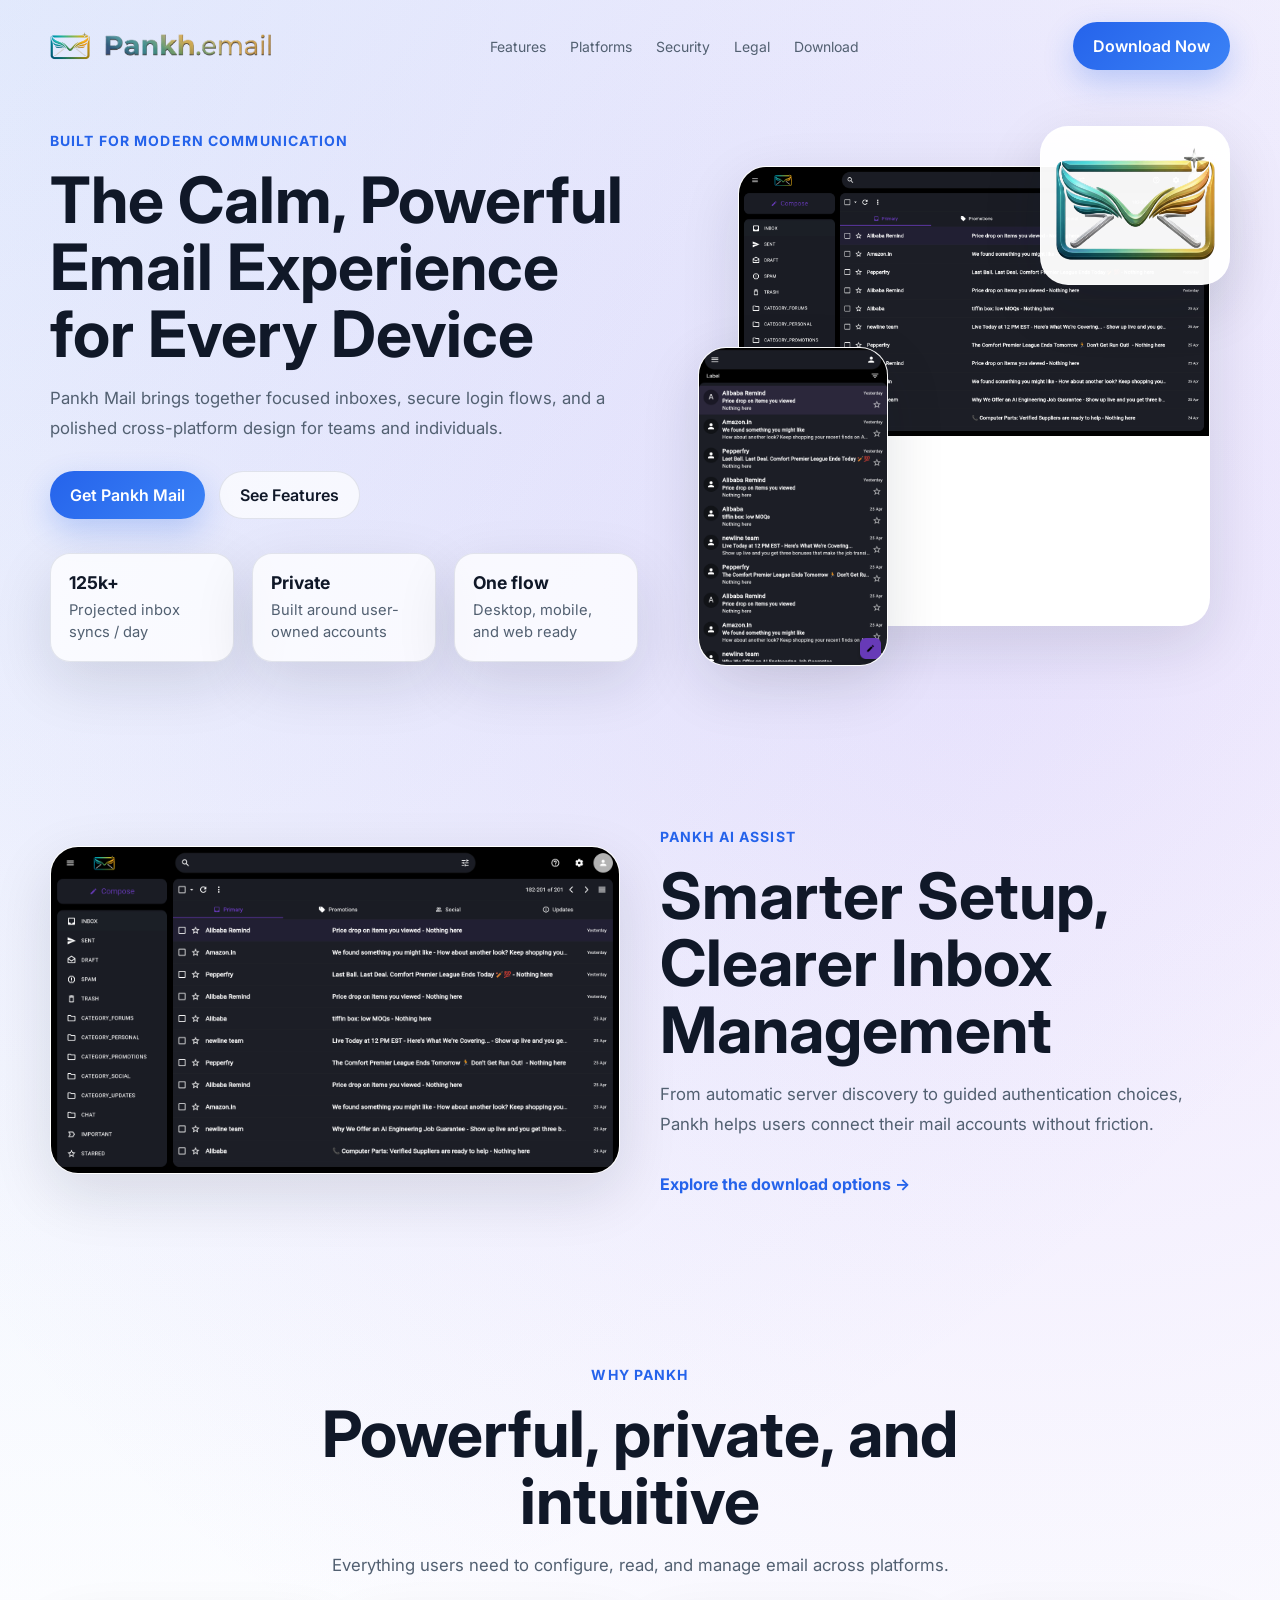
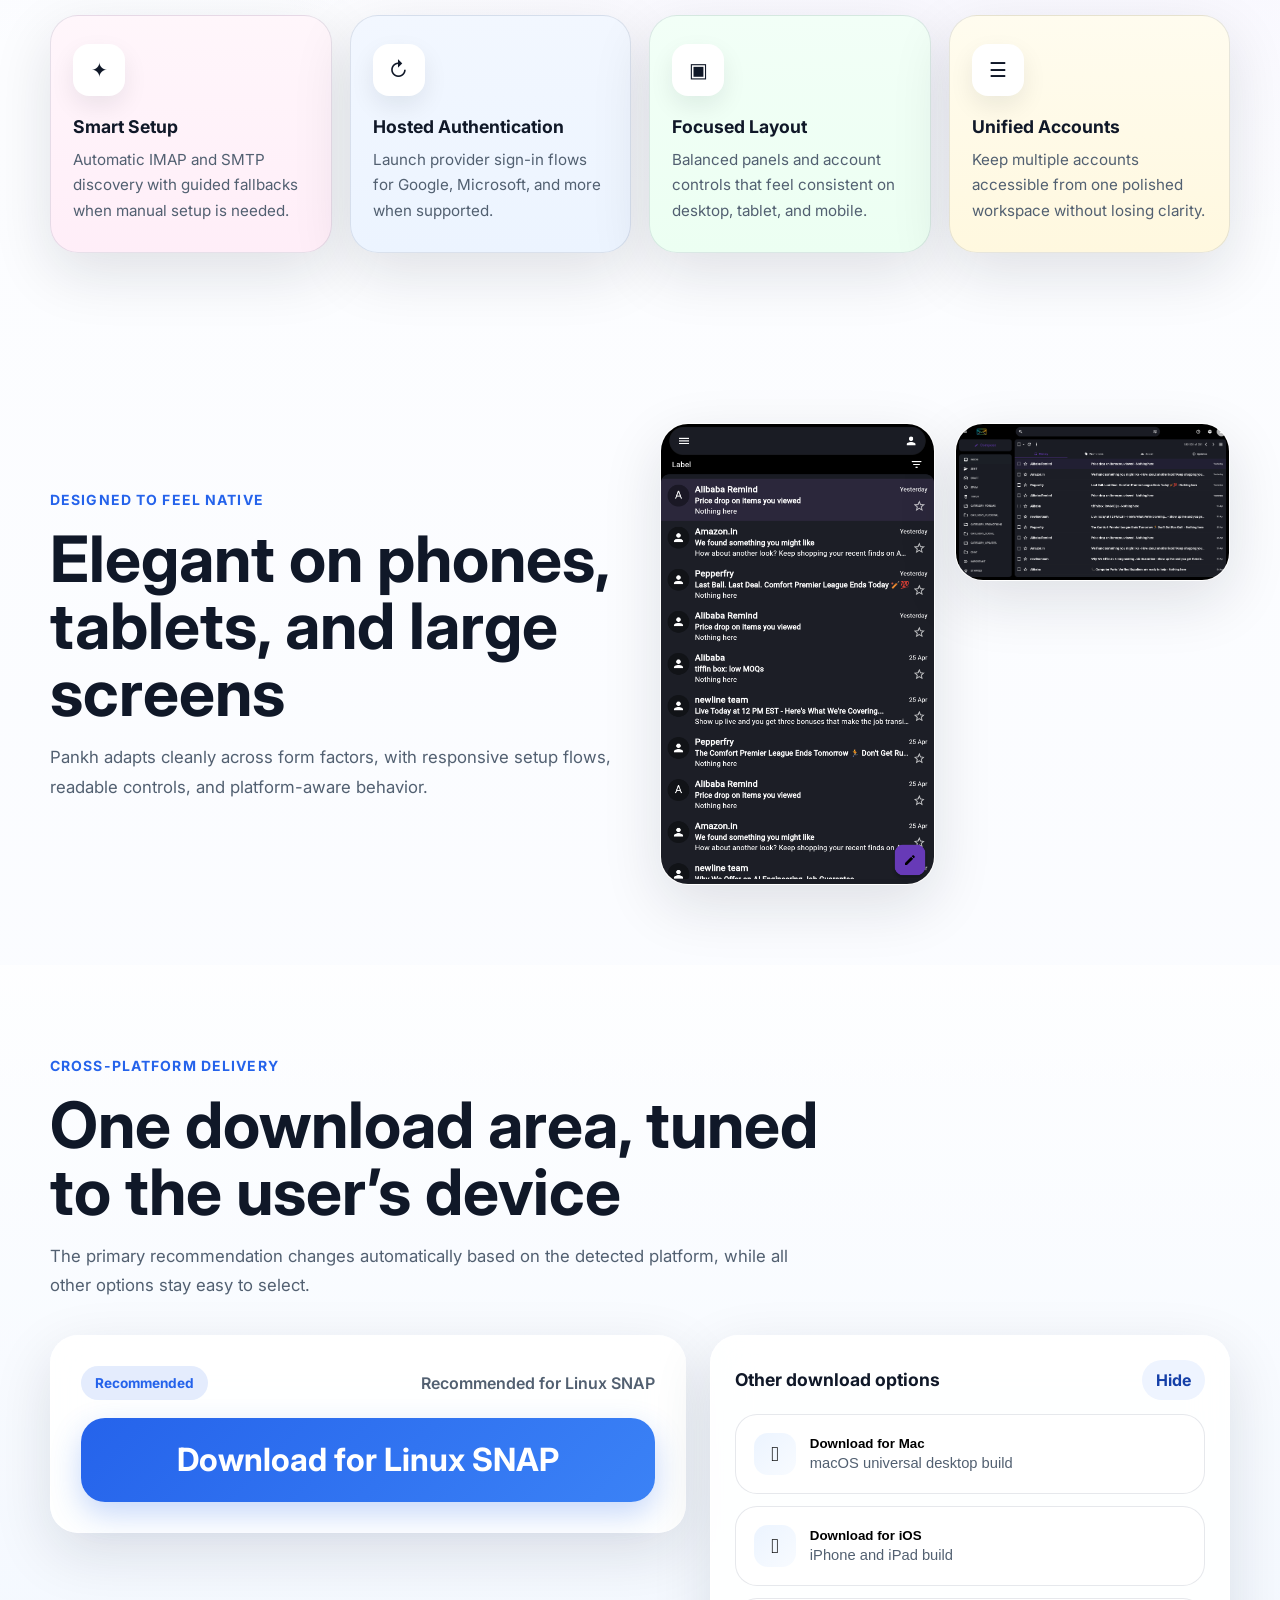
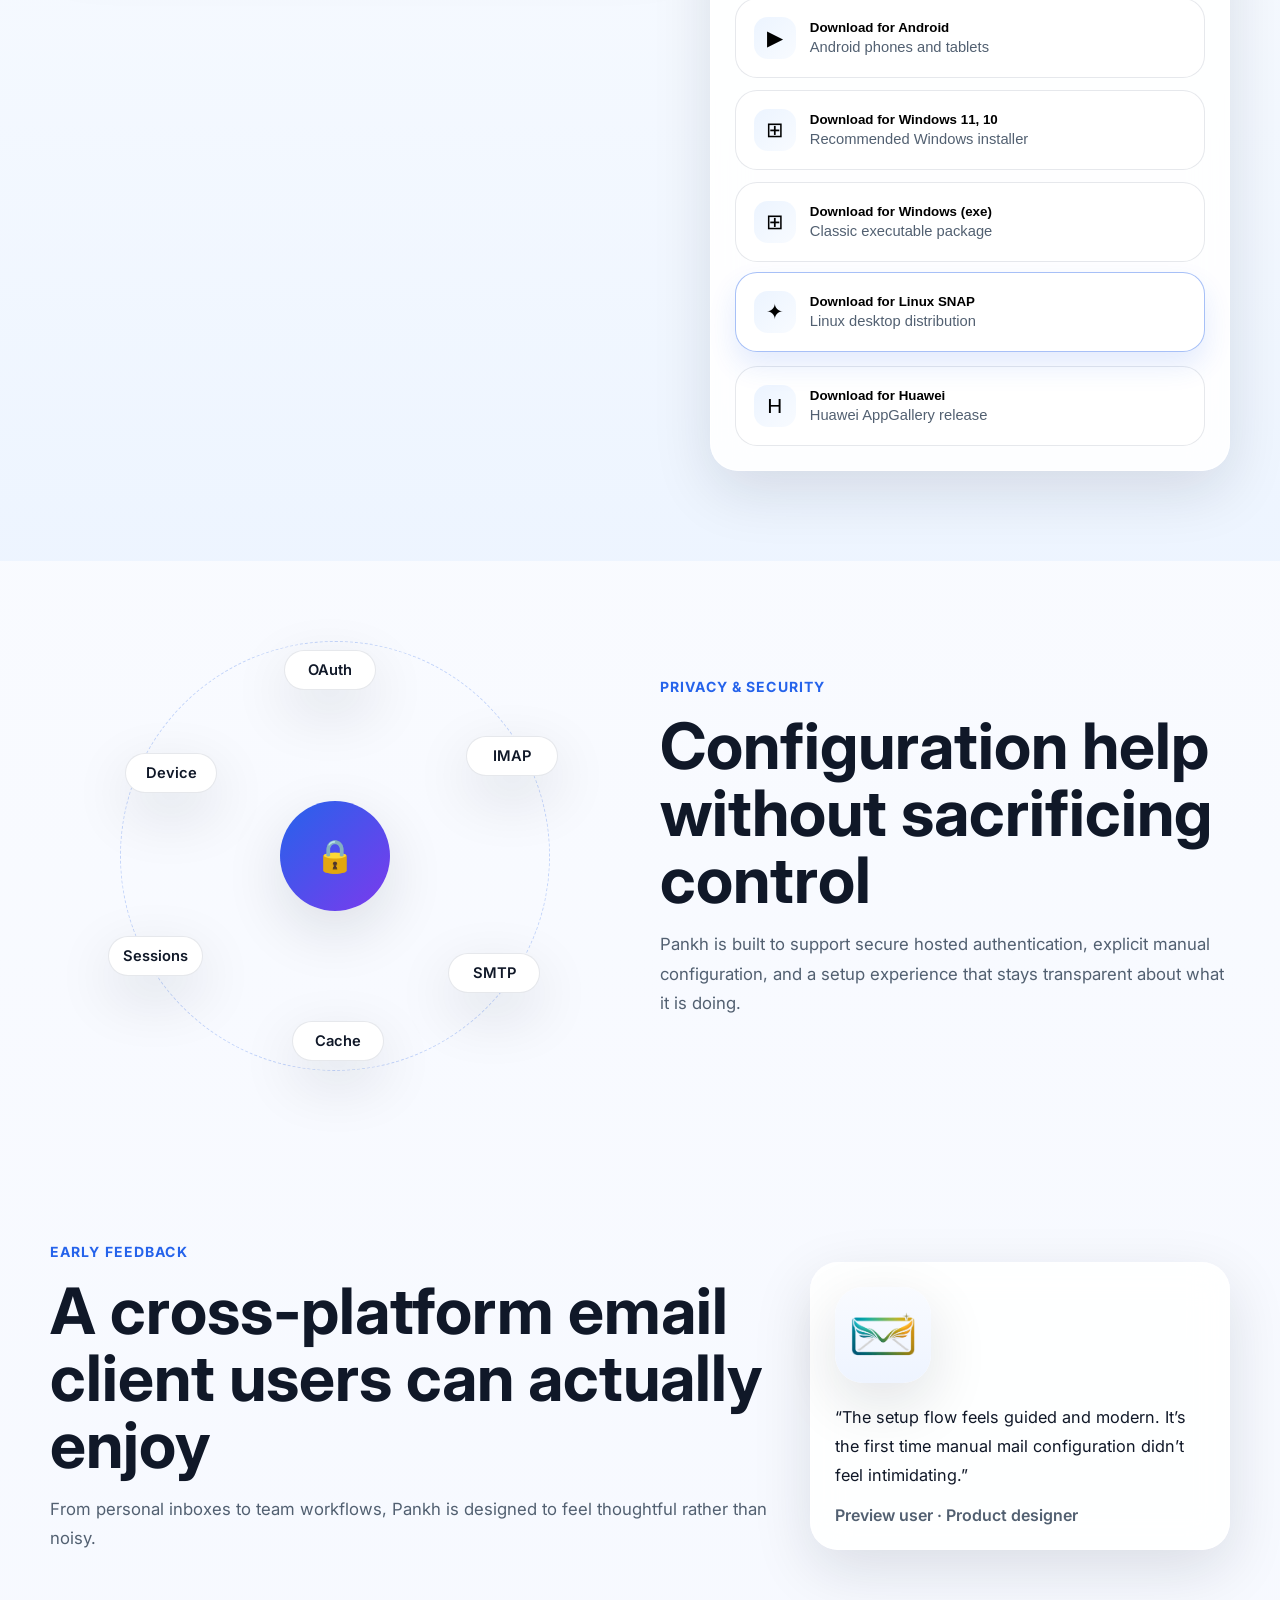
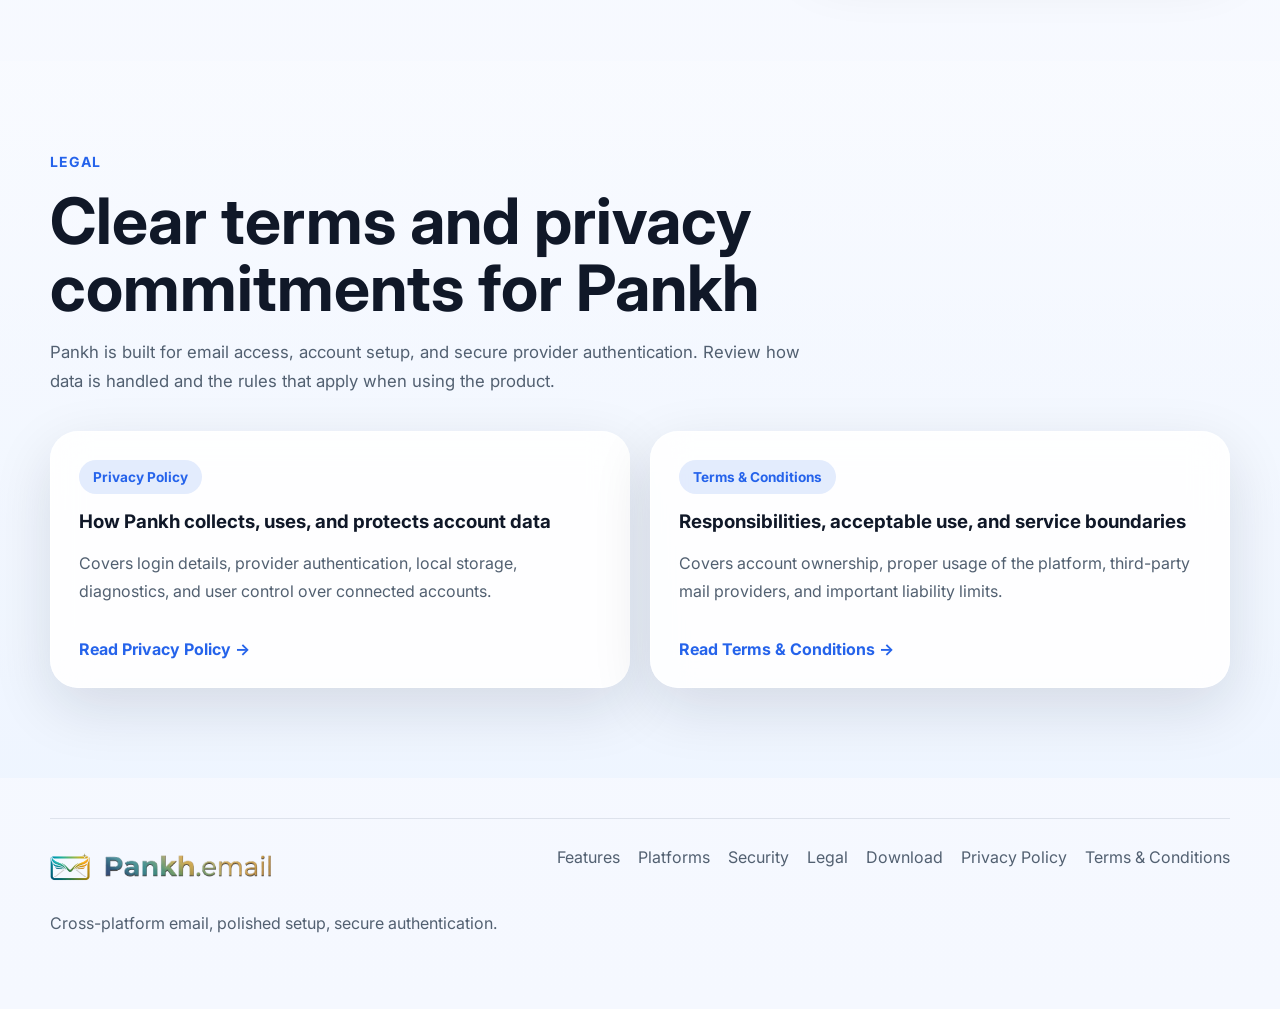
<file: index.html>
<!DOCTYPE html>
<html lang="en">
  <head>
    <meta charset="UTF-8" />
    <meta name="viewport" content="width=device-width, initial-scale=1.0" />
    <title>Pankh Mail — Cross Platform Email</title>
    <meta
      name="description"
      content="Pankh Mail is a privacy-first cross-platform email experience built for desktop and mobile."
    />
    <link rel="preconnect" href="https://fonts.googleapis.com" />
    <link rel="preconnect" href="https://fonts.gstatic.com" crossorigin />
    <link
      href="https://fonts.googleapis.com/css2?family=Inter:wght@400;500;600;700;800&display=swap"
      rel="stylesheet"
    />
    <link rel="stylesheet" href="./styles.css" />
  </head>
  <body>
    <div class="page-shell">
      <header class="topbar container">
        <a class="brand" href="#home">
          <img src="./pankh-2d.png" alt="Pankh logo" />
          <img class="brand-textmark" src="./pankh-text.png" alt="Pankh Mail" />
        </a>
        <nav class="nav">
          <a href="#features">Features</a>
          <a href="#platforms">Platforms</a>
          <a href="#security">Security</a>
          <a href="#legal">Legal</a>
          <a href="#download">Download</a>
        </nav>
        <a class="nav-cta" href="#download">Download Now</a>
      </header>

      <main id="home">
        <section class="hero container">
          <div class="hero-copy">
            <span class="eyebrow">Built for modern communication</span>
            <h1>The Calm, Powerful Email Experience for Every Device</h1>
            <p>
              Pankh Mail brings together focused inboxes, secure login flows,
              and a polished cross-platform design for teams and individuals.
            </p>
            <div class="hero-actions">
              <a class="button primary" href="#download">Get Pankh Mail</a>
              <a class="button secondary" href="#features">See Features</a>
            </div>
            <div class="hero-stats">
              <div>
                <strong>125k+</strong>
                <span>Projected inbox syncs / day</span>
              </div>
              <div>
                <strong>Private</strong>
                <span>Built around user-owned accounts</span>
              </div>
              <div>
                <strong>One flow</strong>
                <span>Desktop, mobile, and web ready</span>
              </div>
            </div>
          </div>

          <div class="hero-visual">
            <div class="floating-card large">
              <img src="./pankh-desktop-ui.png" alt="Pankh desktop preview" />
            </div>
            <div class="floating-card small top">
              <img src="./pankh-3d.png" alt="Pankh product icon" />
            </div>
            <div class="floating-card small bottom">
              <img src="./pankh-mobile-ui.png" alt="Pankh mobile preview" />
            </div>
          </div>
        </section>

        <section class="spotlight container">
          <div class="spotlight-media">
            <img src="./pankh-desktop-ui.png" alt="Pankh desktop workspace" />
          </div>
          <div class="spotlight-copy">
            <span class="eyebrow">Pankh AI Assist</span>
            <h2>Smarter Setup, Clearer Inbox Management</h2>
            <p>
              From automatic server discovery to guided authentication choices,
              Pankh helps users connect their mail accounts without friction.
            </p>
            <a href="#download" class="text-link">Explore the download options →</a>
          </div>
        </section>

        <section id="features" class="features-section">
          <div class="container">
            <div class="section-heading centered">
              <span class="eyebrow">Why Pankh</span>
              <h2>Powerful, private, and intuitive</h2>
              <p>
                Everything users need to configure, read, and manage email
                across platforms.
              </p>
            </div>

            <div class="feature-grid">
              <article class="feature-card pink">
                <div class="feature-icon">✦</div>
                <h3>Smart Setup</h3>
                <p>
                  Automatic IMAP and SMTP discovery with guided fallbacks when
                  manual setup is needed.
                </p>
              </article>
              <article class="feature-card blue">
                <div class="feature-icon">↻</div>
                <h3>Hosted Authentication</h3>
                <p>
                  Launch provider sign-in flows for Google, Microsoft, and more
                  when supported.
                </p>
              </article>
              <article class="feature-card green">
                <div class="feature-icon">▣</div>
                <h3>Focused Layout</h3>
                <p>
                  Balanced panels and account controls that feel consistent on
                  desktop, tablet, and mobile.
                </p>
              </article>
              <article class="feature-card yellow">
                <div class="feature-icon">☰</div>
                <h3>Unified Accounts</h3>
                <p>
                  Keep multiple accounts accessible from one polished workspace
                  without losing clarity.
                </p>
              </article>
            </div>
          </div>
        </section>

        <section class="device-showcase container">
          <div class="device-copy">
            <span class="eyebrow">Designed to feel native</span>
            <h2>Elegant on phones, tablets, and large screens</h2>
            <p>
              Pankh adapts cleanly across form factors, with responsive setup
              flows, readable controls, and platform-aware behavior.
            </p>
          </div>
          <div class="device-visual">
            <img src="./pankh-mobile-ui.png" alt="Pankh mobile interface" />
            <img src="./pankh-desktop-ui.png" alt="Pankh desktop interface" />
          </div>
        </section>

        <section id="platforms" class="platform-section">
          <div class="container">
            <div class="section-heading">
              <span class="eyebrow">Cross-platform delivery</span>
              <h2>One download area, tuned to the user’s device</h2>
              <p>
                The primary recommendation changes automatically based on the
                detected platform, while all other options stay easy to select.
              </p>
            </div>

            <div id="download" class="download-panel">
              <div class="download-primary">
                <div class="download-primary__meta">
                  <span class="pill">Recommended</span>
                  <span id="platformHint" class="platform-hint">Detecting platform…</span>
                </div>
                <button id="primaryDownloadButton" class="download-button" type="button">
                  Download for your device
                </button>
              </div>

              <div class="download-list-card">
                <div class="download-list-header">
                  <h3>Other download options</h3>
                  <button id="toggleOptionsButton" class="toggle-button" type="button" aria-expanded="true">
                    <span>Hide</span>
                  </button>
                </div>
                <ul id="downloadOptions" class="download-options"></ul>
              </div>
            </div>
          </div>
        </section>

        <section id="security" class="security-section container">
          <div class="security-graphic">
            <div class="security-orbit">
              <div class="orbit-core">🔒</div>
              <span class="orbit-node orbit-node--1">OAuth</span>
              <span class="orbit-node orbit-node--2">IMAP</span>
              <span class="orbit-node orbit-node--3">SMTP</span>
              <span class="orbit-node orbit-node--4">Cache</span>
              <span class="orbit-node orbit-node--5">Sessions</span>
              <span class="orbit-node orbit-node--6">Device</span>
            </div>
          </div>
          <div class="security-copy">
            <span class="eyebrow">Privacy & security</span>
            <h2>Configuration help without sacrificing control</h2>
            <p>
              Pankh is built to support secure hosted authentication, explicit
              manual configuration, and a setup experience that stays transparent
              about what it is doing.
            </p>
          </div>
        </section>

        <section class="testimonial-section">
          <div class="container testimonial-grid">
            <div class="testimonial-copy">
              <span class="eyebrow">Early feedback</span>
              <h2>A cross-platform email client users can actually enjoy</h2>
              <p>
                From personal inboxes to team workflows, Pankh is designed to
                feel thoughtful rather than noisy.
              </p>
            </div>
            <div class="testimonial-card">
              <img src="./pankh-2d.png" alt="Pankh icon" class="testimonial-logo" />
              <blockquote>
                “The setup flow feels guided and modern. It’s the first time
                manual mail configuration didn’t feel intimidating.”
              </blockquote>
              <cite>Preview user · Product designer</cite>
            </div>
          </div>
        </section>

        <section id="legal" class="legal-section">
          <div class="container">
            <div class="section-heading">
              <span class="eyebrow">Legal</span>
              <h2>Clear terms and privacy commitments for Pankh</h2>
              <p>
                Pankh is built for email access, account setup, and secure
                provider authentication. Review how data is handled and the
                rules that apply when using the product.
              </p>
            </div>

            <div class="legal-grid">
              <article class="legal-card">
                <span class="pill">Privacy Policy</span>
                <h3>How Pankh collects, uses, and protects account data</h3>
                <p>
                  Covers login details, provider authentication, local storage,
                  diagnostics, and user control over connected accounts.
                </p>
                <a class="text-link" href="./privacy-policy.html">Read Privacy Policy →</a>
              </article>
              <article class="legal-card">
                <span class="pill">Terms & Conditions</span>
                <h3>Responsibilities, acceptable use, and service boundaries</h3>
                <p>
                  Covers account ownership, proper usage of the platform,
                  third-party mail providers, and important liability limits.
                </p>
                <a class="text-link" href="./terms-and-conditions.html">Read Terms & Conditions →</a>
              </article>
            </div>
          </div>
        </section>
      </main>

      <footer class="footer">
        <div class="container footer-inner">
          <div>
            <a class="brand footer-brand" href="#home">
              <img src="./pankh-2d.png" alt="Pankh logo" />
              <img class="brand-textmark" src="./pankh-text.png" alt="Pankh Mail" />
            </a>
            <p>Cross-platform email, polished setup, secure authentication.</p>
          </div>
          <div class="footer-links">
            <a href="#features">Features</a>
            <a href="#platforms">Platforms</a>
            <a href="#security">Security</a>
            <a href="#legal">Legal</a>
            <a href="#download">Download</a>
            <a href="./privacy-policy.html">Privacy Policy</a>
            <a href="./terms-and-conditions.html">Terms & Conditions</a>
          </div>
        </div>
      </footer>
    </div>

    <script src="./script.js"></script>
  </body>
</html>
</file>
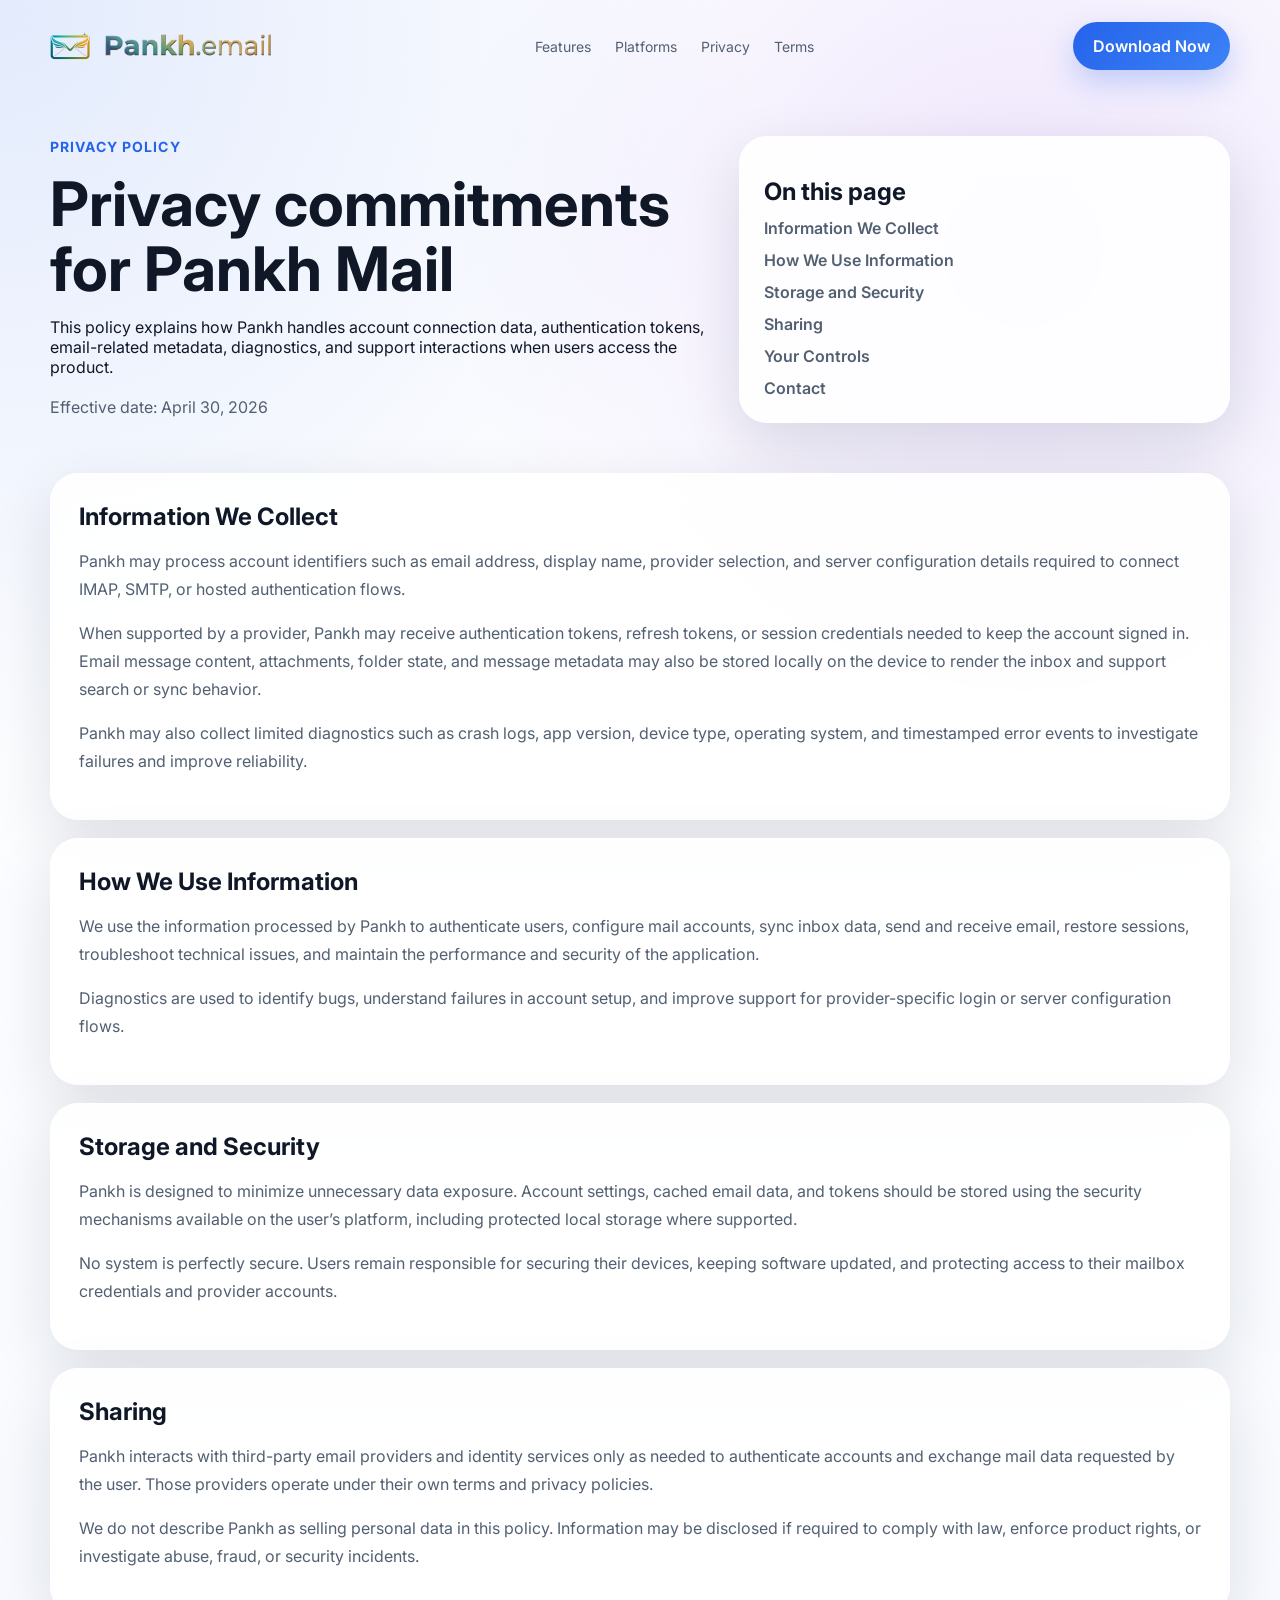
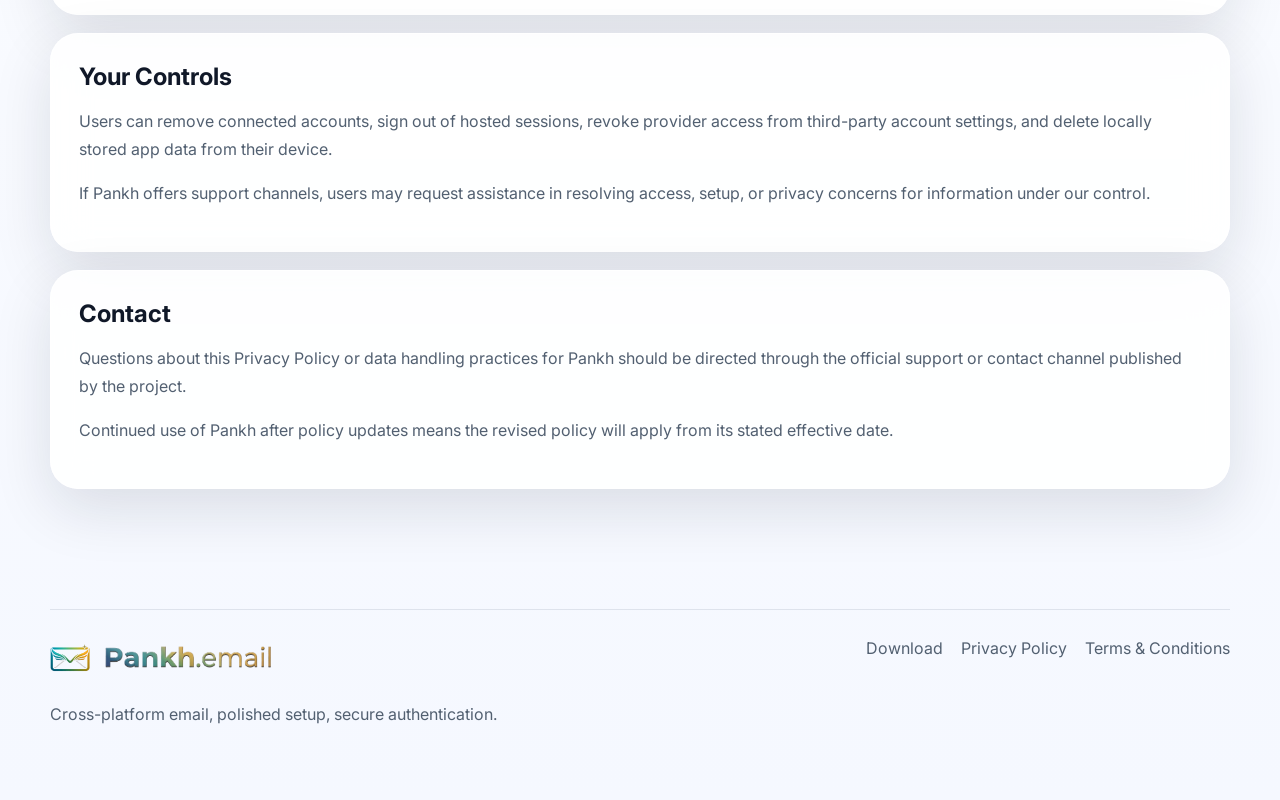
<file: privacy-policy.html>
<!DOCTYPE html>
<html lang="en">
  <head>
    <meta charset="UTF-8" />
    <meta name="viewport" content="width=device-width, initial-scale=1.0" />
    <title>Pankh Mail Privacy Policy</title>
    <meta
      name="description"
      content="Privacy Policy for Pankh Mail, covering account data, authentication, diagnostics, and user controls."
    />
    <link rel="preconnect" href="https://fonts.googleapis.com" />
    <link rel="preconnect" href="https://fonts.gstatic.com" crossorigin />
    <link
      href="https://fonts.googleapis.com/css2?family=Inter:wght@400;500;600;700;800&display=swap"
      rel="stylesheet"
    />
    <link rel="stylesheet" href="./styles.css" />
  </head>
  <body>
    <div class="page-shell">
      <header class="topbar container">
        <a class="brand" href="./index.html#home">
          <img src="./pankh-2d.png" alt="Pankh logo" />
          <img class="brand-textmark" src="./pankh-text.png" alt="Pankh Mail" />
        </a>
        <nav class="nav">
          <a href="./index.html#features">Features</a>
          <a href="./index.html#platforms">Platforms</a>
          <a href="./privacy-policy.html">Privacy</a>
          <a href="./terms-and-conditions.html">Terms</a>
        </nav>
        <a class="nav-cta" href="./index.html#download">Download Now</a>
      </header>

      <main class="legal-page">
        <section class="legal-hero container">
          <div class="legal-hero__copy">
            <span class="eyebrow">Privacy Policy</span>
            <h1>Privacy commitments for Pankh Mail</h1>
            <p>
              This policy explains how Pankh handles account connection data,
              authentication tokens, email-related metadata, diagnostics, and
              support interactions when users access the product.
            </p>
            <p class="legal-meta">Effective date: April 30, 2026</p>
          </div>
          <aside class="legal-nav-card">
            <h2>On this page</h2>
            <nav class="legal-page-nav">
              <a href="#information-we-collect">Information We Collect</a>
              <a href="#how-we-use-information">How We Use Information</a>
              <a href="#storage-and-security">Storage and Security</a>
              <a href="#sharing">Sharing</a>
              <a href="#your-controls">Your Controls</a>
              <a href="#contact">Contact</a>
            </nav>
          </aside>
        </section>

        <section class="legal-content container">
          <article id="information-we-collect" class="legal-content-card">
            <h2>Information We Collect</h2>
            <p>
              Pankh may process account identifiers such as email address,
              display name, provider selection, and server configuration details
              required to connect IMAP, SMTP, or hosted authentication flows.
            </p>
            <p>
              When supported by a provider, Pankh may receive authentication
              tokens, refresh tokens, or session credentials needed to keep the
              account signed in. Email message content, attachments, folder
              state, and message metadata may also be stored locally on the
              device to render the inbox and support search or sync behavior.
            </p>
            <p>
              Pankh may also collect limited diagnostics such as crash logs,
              app version, device type, operating system, and timestamped error
              events to investigate failures and improve reliability.
            </p>
          </article>

          <article id="how-we-use-information" class="legal-content-card">
            <h2>How We Use Information</h2>
            <p>
              We use the information processed by Pankh to authenticate users,
              configure mail accounts, sync inbox data, send and receive email,
              restore sessions, troubleshoot technical issues, and maintain the
              performance and security of the application.
            </p>
            <p>
              Diagnostics are used to identify bugs, understand failures in
              account setup, and improve support for provider-specific login or
              server configuration flows.
            </p>
          </article>

          <article id="storage-and-security" class="legal-content-card">
            <h2>Storage and Security</h2>
            <p>
              Pankh is designed to minimize unnecessary data exposure. Account
              settings, cached email data, and tokens should be stored using the
              security mechanisms available on the user’s platform, including
              protected local storage where supported.
            </p>
            <p>
              No system is perfectly secure. Users remain responsible for
              securing their devices, keeping software updated, and protecting
              access to their mailbox credentials and provider accounts.
            </p>
          </article>

          <article id="sharing" class="legal-content-card">
            <h2>Sharing</h2>
            <p>
              Pankh interacts with third-party email providers and identity
              services only as needed to authenticate accounts and exchange mail
              data requested by the user. Those providers operate under their
              own terms and privacy policies.
            </p>
            <p>
              We do not describe Pankh as selling personal data in this policy.
              Information may be disclosed if required to comply with law,
              enforce product rights, or investigate abuse, fraud, or security
              incidents.
            </p>
          </article>

          <article id="your-controls" class="legal-content-card">
            <h2>Your Controls</h2>
            <p>
              Users can remove connected accounts, sign out of hosted sessions,
              revoke provider access from third-party account settings, and
              delete locally stored app data from their device.
            </p>
            <p>
              If Pankh offers support channels, users may request assistance in
              resolving access, setup, or privacy concerns for information under
              our control.
            </p>
          </article>

          <article id="contact" class="legal-content-card">
            <h2>Contact</h2>
            <p>
              Questions about this Privacy Policy or data handling practices for
              Pankh should be directed through the official support or contact
              channel published by the project.
            </p>
            <p>
              Continued use of Pankh after policy updates means the revised
              policy will apply from its stated effective date.
            </p>
          </article>
        </section>
      </main>

      <footer class="footer">
        <div class="container footer-inner">
          <div>
            <a class="brand footer-brand" href="./index.html#home">
              <img src="./pankh-2d.png" alt="Pankh logo" />
              <img class="brand-textmark" src="./pankh-text.png" alt="Pankh Mail" />
            </a>
            <p>Cross-platform email, polished setup, secure authentication.</p>
          </div>
          <div class="footer-links">
            <a href="./index.html#download">Download</a>
            <a href="./privacy-policy.html">Privacy Policy</a>
            <a href="./terms-and-conditions.html">Terms & Conditions</a>
          </div>
        </div>
      </footer>
    </div>
  </body>
</html>
</file>
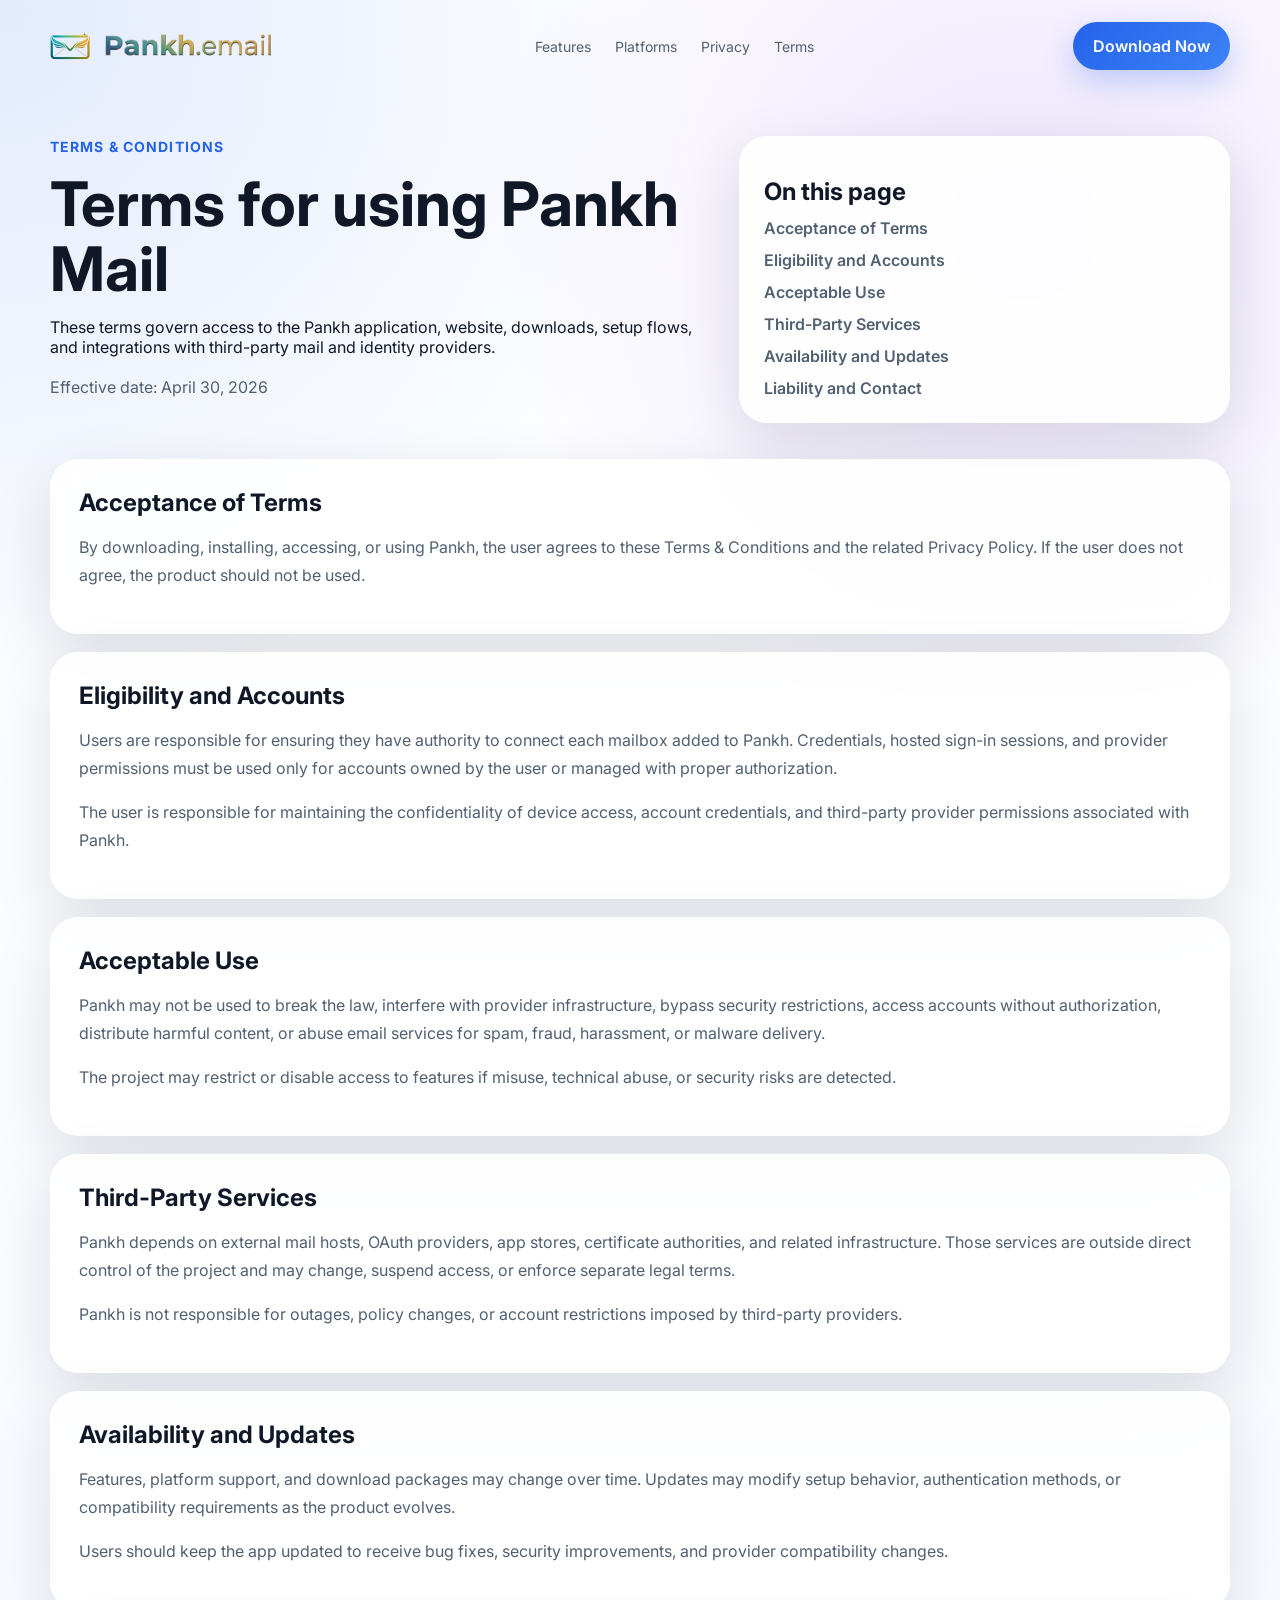
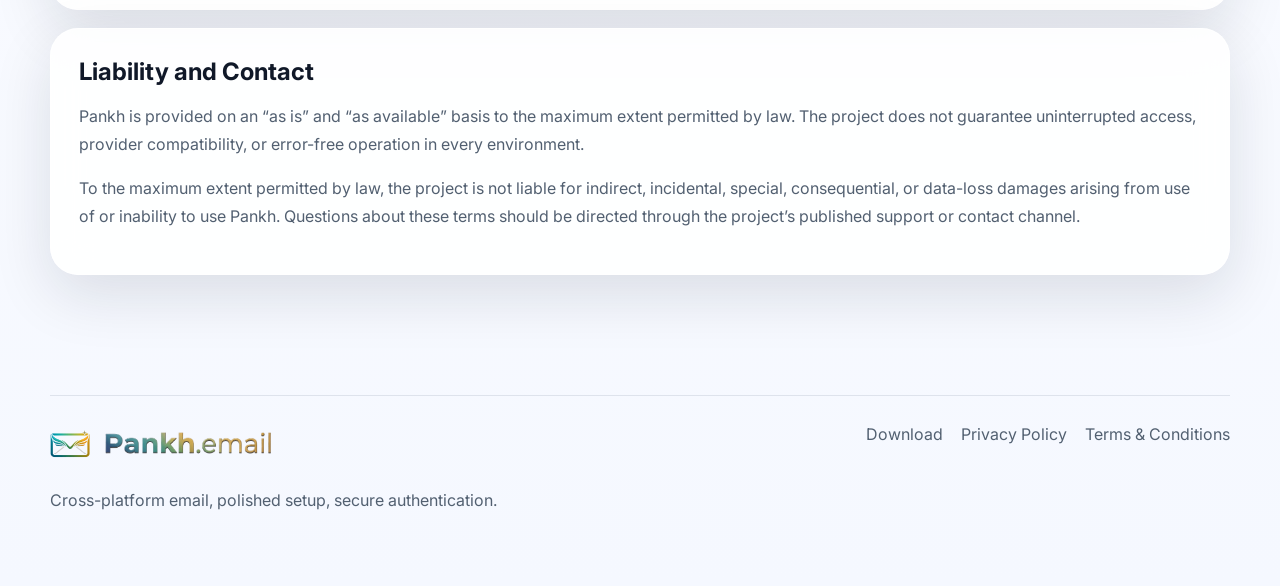
<file: terms-and-conditions.html>
<!DOCTYPE html>
<html lang="en">
  <head>
    <meta charset="UTF-8" />
    <meta name="viewport" content="width=device-width, initial-scale=1.0" />
    <title>Pankh Mail Terms & Conditions</title>
    <meta
      name="description"
      content="Terms and Conditions for Pankh Mail, covering eligibility, acceptable use, third-party services, and limitations."
    />
    <link rel="preconnect" href="https://fonts.googleapis.com" />
    <link rel="preconnect" href="https://fonts.gstatic.com" crossorigin />
    <link
      href="https://fonts.googleapis.com/css2?family=Inter:wght@400;500;600;700;800&display=swap"
      rel="stylesheet"
    />
    <link rel="stylesheet" href="./styles.css" />
  </head>
  <body>
    <div class="page-shell">
      <header class="topbar container">
        <a class="brand" href="./index.html#home">
          <img src="./pankh-2d.png" alt="Pankh logo" />
          <img class="brand-textmark" src="./pankh-text.png" alt="Pankh Mail" />
        </a>
        <nav class="nav">
          <a href="./index.html#features">Features</a>
          <a href="./index.html#platforms">Platforms</a>
          <a href="./privacy-policy.html">Privacy</a>
          <a href="./terms-and-conditions.html">Terms</a>
        </nav>
        <a class="nav-cta" href="./index.html#download">Download Now</a>
      </header>

      <main class="legal-page">
        <section class="legal-hero container">
          <div class="legal-hero__copy">
            <span class="eyebrow">Terms & Conditions</span>
            <h1>Terms for using Pankh Mail</h1>
            <p>
              These terms govern access to the Pankh application, website,
              downloads, setup flows, and integrations with third-party mail and
              identity providers.
            </p>
            <p class="legal-meta">Effective date: April 30, 2026</p>
          </div>
          <aside class="legal-nav-card">
            <h2>On this page</h2>
            <nav class="legal-page-nav">
              <a href="#acceptance">Acceptance of Terms</a>
              <a href="#eligibility">Eligibility and Accounts</a>
              <a href="#acceptable-use">Acceptable Use</a>
              <a href="#third-party-services">Third-Party Services</a>
              <a href="#availability">Availability and Updates</a>
              <a href="#liability">Liability and Contact</a>
            </nav>
          </aside>
        </section>

        <section class="legal-content container">
          <article id="acceptance" class="legal-content-card">
            <h2>Acceptance of Terms</h2>
            <p>
              By downloading, installing, accessing, or using Pankh, the user
              agrees to these Terms & Conditions and the related Privacy Policy.
              If the user does not agree, the product should not be used.
            </p>
          </article>

          <article id="eligibility" class="legal-content-card">
            <h2>Eligibility and Accounts</h2>
            <p>
              Users are responsible for ensuring they have authority to connect
              each mailbox added to Pankh. Credentials, hosted sign-in sessions,
              and provider permissions must be used only for accounts owned by
              the user or managed with proper authorization.
            </p>
            <p>
              The user is responsible for maintaining the confidentiality of
              device access, account credentials, and third-party provider
              permissions associated with Pankh.
            </p>
          </article>

          <article id="acceptable-use" class="legal-content-card">
            <h2>Acceptable Use</h2>
            <p>
              Pankh may not be used to break the law, interfere with provider
              infrastructure, bypass security restrictions, access accounts
              without authorization, distribute harmful content, or abuse email
              services for spam, fraud, harassment, or malware delivery.
            </p>
            <p>
              The project may restrict or disable access to features if misuse,
              technical abuse, or security risks are detected.
            </p>
          </article>

          <article id="third-party-services" class="legal-content-card">
            <h2>Third-Party Services</h2>
            <p>
              Pankh depends on external mail hosts, OAuth providers, app stores,
              certificate authorities, and related infrastructure. Those
              services are outside direct control of the project and may change,
              suspend access, or enforce separate legal terms.
            </p>
            <p>
              Pankh is not responsible for outages, policy changes, or account
              restrictions imposed by third-party providers.
            </p>
          </article>

          <article id="availability" class="legal-content-card">
            <h2>Availability and Updates</h2>
            <p>
              Features, platform support, and download packages may change over
              time. Updates may modify setup behavior, authentication methods,
              or compatibility requirements as the product evolves.
            </p>
            <p>
              Users should keep the app updated to receive bug fixes, security
              improvements, and provider compatibility changes.
            </p>
          </article>

          <article id="liability" class="legal-content-card">
            <h2>Liability and Contact</h2>
            <p>
              Pankh is provided on an “as is” and “as available” basis to the
              maximum extent permitted by law. The project does not guarantee
              uninterrupted access, provider compatibility, or error-free
              operation in every environment.
            </p>
            <p>
              To the maximum extent permitted by law, the project is not liable
              for indirect, incidental, special, consequential, or data-loss
              damages arising from use of or inability to use Pankh. Questions
              about these terms should be directed through the project’s
              published support or contact channel.
            </p>
          </article>
        </section>
      </main>

      <footer class="footer">
        <div class="container footer-inner">
          <div>
            <a class="brand footer-brand" href="./index.html#home">
              <img src="./pankh-2d.png" alt="Pankh logo" />
              <img class="brand-textmark" src="./pankh-text.png" alt="Pankh Mail" />
            </a>
            <p>Cross-platform email, polished setup, secure authentication.</p>
          </div>
          <div class="footer-links">
            <a href="./index.html#download">Download</a>
            <a href="./privacy-policy.html">Privacy Policy</a>
            <a href="./terms-and-conditions.html">Terms & Conditions</a>
          </div>
        </div>
      </footer>
    </div>
  </body>
</html>
</file>
<file: styles.css>
:root {
  --bg: #f5f8ff;
  --surface: rgba(255, 255, 255, 0.88);
  --surface-strong: #ffffff;
  --text: #101828;
  --muted: #526071;
  --line: rgba(14, 32, 67, 0.1);
  --primary: #2563eb;
  --primary-dark: #143fa8;
  --accent: #7c3aed;
  --shadow: 0 20px 60px rgba(16, 24, 40, 0.12);
  --radius: 28px;
}

* {
  box-sizing: border-box;
}

html {
  scroll-behavior: smooth;
}

body {
  margin: 0;
  font-family: "Inter", sans-serif;
  color: var(--text);
  background:
    radial-gradient(circle at top left, rgba(37, 99, 235, 0.13), transparent 28%),
    radial-gradient(circle at 80% 10%, rgba(124, 58, 237, 0.13), transparent 24%),
    linear-gradient(180deg, #ffffff 0%, var(--bg) 100%);
}

a {
  color: inherit;
  text-decoration: none;
}

img {
  max-width: 100%;
  display: block;
}

.container {
  width: min(1180px, calc(100% - 40px));
  margin: 0 auto;
}

.page-shell {
  overflow: hidden;
}

.topbar {
  display: flex;
  align-items: center;
  justify-content: space-between;
  gap: 20px;
  padding: 22px 0;
}

.brand {
  display: inline-flex;
  align-items: center;
  gap: 12px;
  font-weight: 800;
  color: var(--primary-dark);
}

.brand img {
  width: 40px;
  height: 40px;
  object-fit: contain;
}

.brand .brand-textmark {
  width: auto;
  height: 28px;
  max-width: 180px;
}

.nav {
  display: flex;
  align-items: center;
  gap: 24px;
  color: var(--muted);
  font-size: 14px;
}

.nav-cta,
.button,
.download-button,
.toggle-button {
  border: 0;
  cursor: pointer;
  font: inherit;
}

.nav-cta,
.button.primary,
.download-button {
  background: linear-gradient(135deg, var(--primary) 0%, #3b82f6 100%);
  color: #fff;
  box-shadow: 0 12px 30px rgba(37, 99, 235, 0.25);
}

.nav-cta,
.button {
  display: inline-flex;
  align-items: center;
  justify-content: center;
  min-height: 48px;
  padding: 0 20px;
  border-radius: 999px;
  font-weight: 600;
}

.button.secondary {
  border: 1px solid var(--line);
  background: rgba(255, 255, 255, 0.7);
}

.eyebrow {
  display: inline-flex;
  align-items: center;
  gap: 8px;
  color: var(--primary);
  font-size: 14px;
  font-weight: 700;
  text-transform: uppercase;
  letter-spacing: 0.08em;
}

.hero {
  display: grid;
  grid-template-columns: 1.05fr 0.95fr;
  align-items: center;
  gap: 60px;
  padding: 34px 0 80px;
}

.hero-copy h1,
.section-heading h2,
.spotlight-copy h2,
.device-copy h2,
.security-copy h2,
.testimonial-copy h2 {
  margin: 16px 0;
  line-height: 1.05;
  font-size: clamp(2.4rem, 5vw, 4.4rem);
}

.hero-copy p,
.section-heading p,
.spotlight-copy p,
.device-copy p,
.security-copy p,
.testimonial-copy p {
  color: var(--muted);
  line-height: 1.75;
  font-size: 1.05rem;
}

.hero-actions {
  display: flex;
  flex-wrap: wrap;
  gap: 14px;
  margin-top: 28px;
}

.hero-stats {
  display: grid;
  grid-template-columns: repeat(3, minmax(0, 1fr));
  gap: 18px;
  margin-top: 34px;
}

.hero-stats div {
  padding: 18px;
  background: rgba(255, 255, 255, 0.76);
  border: 1px solid var(--line);
  border-radius: 20px;
  box-shadow: var(--shadow);
}

.hero-stats strong {
  display: block;
  font-size: 1.1rem;
  margin-bottom: 6px;
}

.hero-stats span {
  color: var(--muted);
  font-size: 0.92rem;
  line-height: 1.5;
}

.hero-visual {
  position: relative;
  min-height: 540px;
}

.floating-card {
  position: absolute;
  border-radius: 28px;
  overflow: hidden;
  box-shadow: var(--shadow);
  border: 1px solid rgba(255, 255, 255, 0.55);
}

.floating-card.large {
  inset: 40px 20px 40px 40px;
  background: #fff;
}

.floating-card.small {
  width: 190px;
  background: rgba(255, 255, 255, 0.96);
}

.floating-card.small.top {
  top: 0;
  right: 0;
  padding: 14px;
}

.floating-card.small.bottom {
  left: 0;
  bottom: 0;
}

.floating-card.small.bottom img {
  border-radius: 22px;
}

.spotlight,
.device-showcase,
.security-section {
  display: grid;
  grid-template-columns: repeat(2, minmax(0, 1fr));
  gap: 40px;
  align-items: center;
  padding: 80px 0;
}

.spotlight-media img,
.device-visual img,
.testimonial-card img {
  border-radius: 28px;
  box-shadow: var(--shadow);
}

.spotlight-media img,
.device-visual img {
  background: #fff;
  border: 1px solid rgba(255, 255, 255, 0.6);
}

.text-link {
  display: inline-flex;
  margin-top: 18px;
  color: var(--primary);
  font-weight: 700;
}

.features-section,
.platform-section,
.testimonial-section,
.legal-section {
  padding: 90px 0;
}

.section-heading {
  max-width: 780px;
  margin-bottom: 34px;
}

.section-heading.centered {
  text-align: center;
  margin-inline: auto;
}

.feature-grid {
  display: grid;
  grid-template-columns: repeat(4, minmax(0, 1fr));
  gap: 18px;
}

.feature-card {
  padding: 28px 22px;
  border-radius: 28px;
  border: 1px solid var(--line);
  box-shadow: var(--shadow);
}

.feature-card.pink { background: linear-gradient(180deg, #fff6fb, #ffeef8); }
.feature-card.blue { background: linear-gradient(180deg, #f2f7ff, #ecf4ff); }
.feature-card.green { background: linear-gradient(180deg, #f2fff7, #ecfff2); }
.feature-card.yellow { background: linear-gradient(180deg, #fffcef, #fff8df); }

.feature-icon {
  width: 52px;
  height: 52px;
  display: grid;
  place-items: center;
  border-radius: 16px;
  background: #fff;
  box-shadow: 0 10px 24px rgba(15, 23, 42, 0.08);
  font-size: 1.25rem;
}

.feature-card h3 {
  margin: 20px 0 10px;
  font-size: 1.1rem;
}

.feature-card p {
  margin: 0;
  color: var(--muted);
  line-height: 1.7;
  font-size: 0.95rem;
}

.device-visual {
  display: grid;
  grid-template-columns: repeat(2, minmax(0, 1fr));
  gap: 20px;
}

.platform-section {
  background: linear-gradient(180deg, rgba(255,255,255,0.65), rgba(236, 244, 255, 0.9));
}

.download-panel {
  display: grid;
  grid-template-columns: 1.1fr 0.9fr;
  gap: 24px;
  align-items: start;
}

.download-primary,
.download-list-card,
.testimonial-card {
  background: var(--surface);
  backdrop-filter: blur(18px);
  border: 1px solid rgba(255, 255, 255, 0.7);
  border-radius: var(--radius);
  box-shadow: var(--shadow);
}

.download-primary {
  padding: 30px;
}

.download-primary__meta {
  display: flex;
  align-items: center;
  justify-content: space-between;
  gap: 14px;
  margin-bottom: 18px;
  flex-wrap: wrap;
}

.pill {
  display: inline-flex;
  align-items: center;
  min-height: 34px;
  padding: 0 14px;
  border-radius: 999px;
  font-size: 0.85rem;
  font-weight: 700;
  color: var(--primary);
  background: rgba(37, 99, 235, 0.12);
}

.platform-hint {
  color: var(--muted);
  font-weight: 600;
}

.download-button {
  width: 100%;
  min-height: 84px;
  border-radius: 24px;
  font-size: clamp(1.2rem, 3vw, 2rem);
  font-weight: 700;
}

.download-list-card {
  padding: 24px;
}

.download-list-header {
  display: flex;
  align-items: center;
  justify-content: space-between;
  gap: 12px;
  margin-bottom: 14px;
}

.download-list-header h3 {
  margin: 0;
  font-size: 1.1rem;
}

.toggle-button {
  min-height: 40px;
  padding: 0 14px;
  border-radius: 999px;
  background: #eef4ff;
  color: var(--primary-dark);
  font-weight: 700;
}

.download-options {
  list-style: none;
  padding: 0;
  margin: 0;
  display: grid;
  gap: 12px;
}

.download-option {
  display: flex;
  align-items: center;
  gap: 14px;
  width: 100%;
  padding: 18px;
  border: 1px solid var(--line);
  border-radius: 22px;
  background: #fff;
  text-align: left;
  cursor: pointer;
  transition: transform 0.18s ease, border-color 0.18s ease, box-shadow 0.18s ease;
}

.download-option:hover,
.download-option.is-active {
  transform: translateY(-2px);
  border-color: rgba(37, 99, 235, 0.4);
  box-shadow: 0 14px 28px rgba(37, 99, 235, 0.12);
}

.download-option__icon {
  width: 42px;
  height: 42px;
  display: grid;
  place-items: center;
  flex: 0 0 42px;
  border-radius: 14px;
  background: linear-gradient(135deg, #ecf4ff, #f8fbff);
  font-size: 1.3rem;
}

.download-option__text {
  display: flex;
  flex-direction: column;
  gap: 4px;
}

.download-option__title {
  font-weight: 700;
}

.download-option__subtitle {
  color: var(--muted);
  font-size: 0.92rem;
}

.security-orbit {
  position: relative;
  width: min(100%, 430px);
  aspect-ratio: 1;
  margin: 0 auto;
  border-radius: 50%;
  border: 1px dashed rgba(37, 99, 235, 0.25);
}

.orbit-core {
  position: absolute;
  inset: 50%;
  transform: translate(-50%, -50%);
  width: 110px;
  height: 110px;
  display: grid;
  place-items: center;
  font-size: 2rem;
  border-radius: 50%;
  background: linear-gradient(135deg, var(--primary), var(--accent));
  color: #fff;
  box-shadow: var(--shadow);
}

.orbit-node {
  position: absolute;
  min-width: 92px;
  padding: 10px 14px;
  border-radius: 999px;
  background: #fff;
  border: 1px solid var(--line);
  box-shadow: var(--shadow);
  text-align: center;
  font-size: 0.92rem;
  font-weight: 600;
}

.orbit-node--1 { top: 2%; left: 38%; }
.orbit-node--2 { top: 22%; right: -2%; }
.orbit-node--3 { bottom: 18%; right: 2%; }
.orbit-node--4 { bottom: 2%; left: 40%; }
.orbit-node--5 { bottom: 22%; left: -3%; }
.orbit-node--6 { top: 26%; left: 1%; }

.testimonial-grid {
  display: grid;
  grid-template-columns: 1fr 420px;
  gap: 30px;
  align-items: center;
}

.testimonial-card {
  padding: 24px;
}

.legal-section {
  background: linear-gradient(180deg, rgba(255, 255, 255, 0.2), rgba(236, 244, 255, 0.72));
}

.legal-grid {
  display: grid;
  grid-template-columns: repeat(2, minmax(0, 1fr));
  gap: 20px;
}

.legal-card,
.legal-nav-card,
.legal-content-card {
  background: var(--surface);
  backdrop-filter: blur(18px);
  border: 1px solid rgba(255, 255, 255, 0.7);
  border-radius: var(--radius);
  box-shadow: var(--shadow);
}

.legal-card {
  padding: 28px;
}

.legal-card h3,
.legal-nav-card h2,
.legal-content-card h2 {
  margin: 16px 0 12px;
}

.legal-card p,
.legal-content-card p,
.legal-meta {
  color: var(--muted);
  line-height: 1.75;
}

.legal-page {
  padding: 20px 0 80px;
}

.legal-hero {
  display: grid;
  grid-template-columns: 1.15fr 0.85fr;
  gap: 24px;
  align-items: start;
  padding: 24px 0 36px;
}

.legal-hero__copy h1 {
  margin: 16px 0;
  line-height: 1.05;
  font-size: clamp(2.3rem, 4.8vw, 4.2rem);
}

.legal-nav-card {
  padding: 24px;
  position: sticky;
  top: 20px;
}

.legal-page-nav {
  display: grid;
  gap: 12px;
}

.legal-page-nav a {
  color: var(--muted);
  font-weight: 600;
}

.legal-content {
  display: grid;
  gap: 18px;
}

.legal-content-card {
  padding: 28px;
}

.legal-content-card h2 {
  margin-top: 0;
}

.testimonial-logo {
  width: 96px;
  height: 96px;
  object-fit: contain;
  border-radius: 24px;
  background: linear-gradient(180deg, #f9fbff, #eef4ff);
  padding: 16px;
}

.testimonial-card blockquote {
  margin: 20px 0 14px;
  font-size: 1.02rem;
  line-height: 1.8;
  color: var(--text);
}

.testimonial-card cite {
  color: var(--muted);
  font-style: normal;
  font-weight: 600;
}

.footer {
  padding: 40px 0 60px;
}

.footer-inner {
  display: flex;
  justify-content: space-between;
  gap: 30px;
  padding: 28px 0 0;
  border-top: 1px solid var(--line);
}

.footer-brand {
  margin-bottom: 10px;
}

.footer p,
.footer-links a {
  color: var(--muted);
}

.footer-links {
  display: flex;
  flex-wrap: wrap;
  gap: 18px;
}

@media (max-width: 1080px) {
  .hero,
  .spotlight,
  .device-showcase,
  .security-section,
  .download-panel,
  .testimonial-grid,
  .legal-grid,
  .legal-hero {
    grid-template-columns: 1fr;
  }

  .feature-grid {
    grid-template-columns: repeat(2, minmax(0, 1fr));
  }

  .hero-visual {
    min-height: 420px;
  }

  .legal-nav-card {
    position: static;
  }
}

@media (max-width: 760px) {
  .topbar {
    flex-wrap: wrap;
  }

  .nav {
    order: 3;
    width: 100%;
    justify-content: center;
    flex-wrap: wrap;
  }

  .hero-stats,
  .feature-grid,
  .device-visual {
    grid-template-columns: 1fr;
  }

  .floating-card.large {
    inset: 20px;
  }

  .floating-card.small {
    width: 140px;
  }

  .brand .brand-textmark {
    max-width: 140px;
    height: 24px;
  }

  .footer-inner {
    flex-direction: column;
  }
}

@media (max-width: 520px) {
  .container {
    width: min(100% - 24px, 1180px);
  }

  .download-primary,
  .download-list-card,
  .testimonial-card,
  .feature-card,
  .legal-card,
  .legal-nav-card,
  .legal-content-card {
    border-radius: 22px;
  }

  .download-option {
    padding: 15px;
  }
}
</file>
